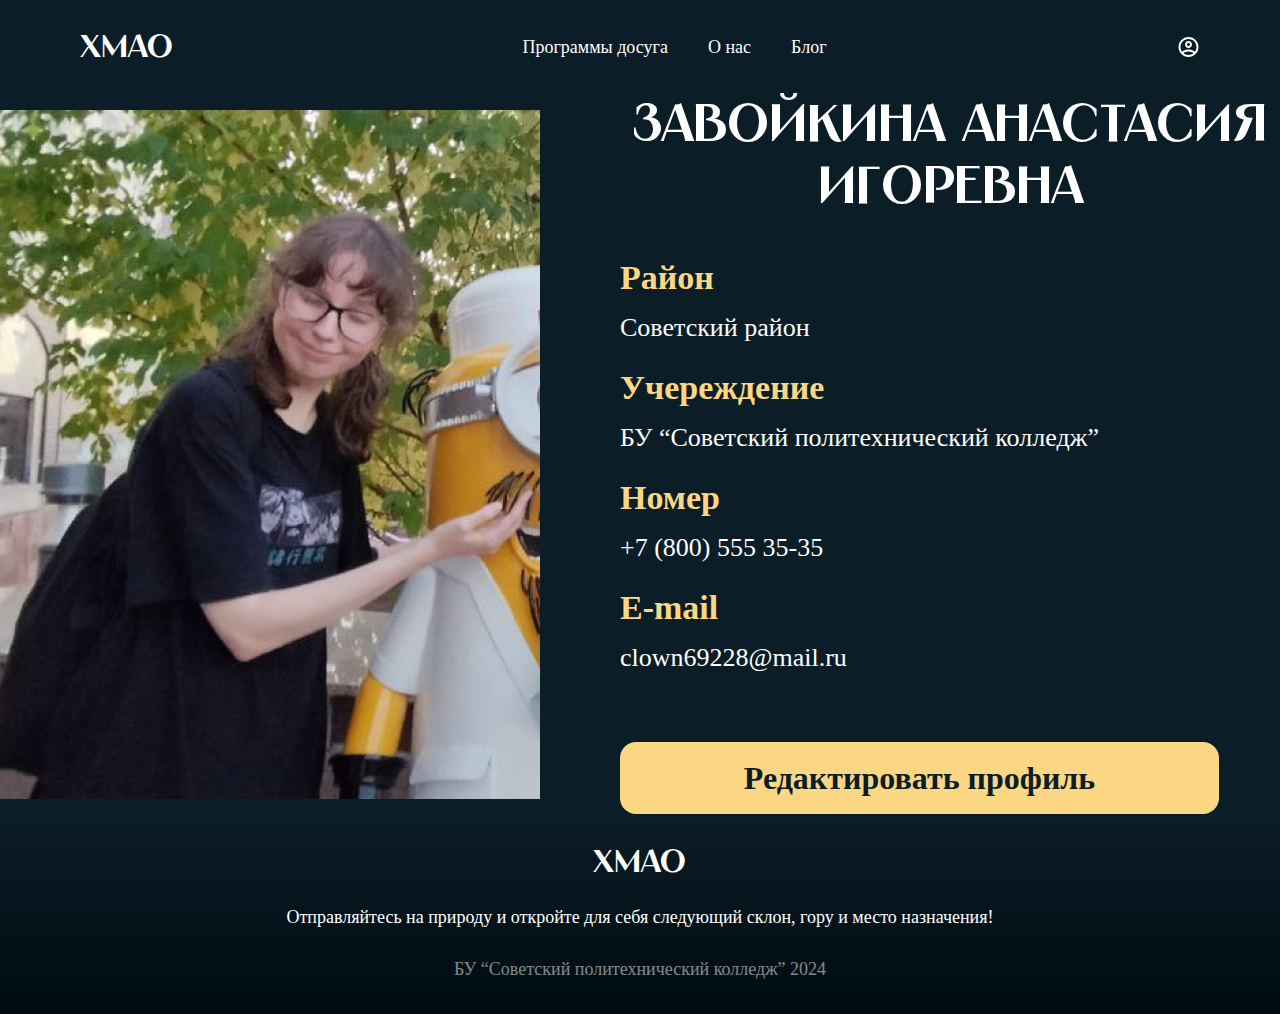
<file: index.html>
<!DOCTYPE html>
<html lang="ru">
<head>
    <meta charset="UTF-8">
    <meta name="viewport" content="width=device-width, initial-scale=1.0">
    <title>Профиль</title>
    <link rel="stylesheet" href="style.css">
</head>
<body>
    <div class="all">
    <header>
        <div class="logo">
            <a href="http://127.0.0.1:5501/">ХМАО</a>
        </div>
        <div class="contentlogo">
            <a href="http://127.0.0.1:5500/index.html">Программы досуга</a>
            <a>О нас</a>
            <a>Блог</a>
        </div>
        <a class="iconcart">
            <img src="cart.svg">
        </a>  
        <input type="checkbox" id="toggle" style="display:none;">
        <label class="menu" for="toggle">
            <img src="burger.svg"> 
        </label>
        <div class="submenu">
            <div class="line" style="background-color: #3E5059;">Профиль</div>
            <div class="line">Программы досуга</div>
            <div class="line">О нас</div>
            <div class="line">Блог</div>
        </div>
    </header>

    <section>
        <img src="image.png" class="image">
        <article>
            <p class="challenge">Завойкина Анастасия Игоревна</p>
            <div class="text">
                <p>Район<br>Советский район</p>
            </div>
            <div class="text">
                <p>Учереждение<br>БУ “Советский политехнический колледж”</p>
            </div>
            <div class="text">
                <p>Номер<br>+7 (800) 555 35-35</p>
            </div>
            <div class="text">
                <p>E-mail<br>clown69228@mail.ru</p>
            </div>
            <a href="settings.html" class="button" >Редактировать профиль</a>
    </article>
    </section>
    <div class="section-tablet">
        <div class="tablet">
            <div class="image"></div>
            <p class="challenge">Завойкина<br> Анастасия<br> Игоревна</p>
        </div>
        <article>
            <div class="buttons">
            <div class="view">
            <div class="text">
                <p>Район<br>Советский район</p>
            </div>
            <div class="text">
                <p>Учереждение<br>БУ “Советский политехнический колледж”</p>
            </div>
            </div>
            <div class="view">
            <div class="text">
                <p>Номер<br>+7 (800) 555 35-35</p>
            </div>
            <div class="text">
                <p>E-mail<br>clown69228@mail.ru</p>
            </div>
        </div>
        </div>
            <a href="settings.html" class="button" >Редактировать профиль</a>
    </article>
    </div>
    <div class="section-mobile">
        <img src="photo.png" class="image">
        <article>
            <p class="challenge">Завойкина Анастасия Игоревна</p>
            <div class="view">
            <div class="text">
                <p>Район<br>Советский район</p>
            </div>
            <div class="text">
                <p>Учереждение<br>БУ “Советский политехнический колледж”</p>
            </div>
            <div class="text">
                <p>Номер<br>+7 (800) 555 35-35</p>
            </div>
            <div class="text">
                <p>E-mail<br>clown69228@mail.ru</p>
            </div>
            
        </div>
        <a href="settings.html" class="button" >Редактировать профиль</a>
        </article>
    </div>

    <footer>
        <div class="footer_gradient"></div>
        <div class="content">  
            <div class="logo">
                <p>ХМАО</p>
            </div>
            <p class="equipment">Отправляйтесь на природу и откройте для себя следующий склон, гору и место назначения!</p>
            <p class="equipment" style="opacity: 50%;">БУ “Советский политехнический колледж” 2024</p>
        </div>
    </footer>
</div>
</body>
</html>
</file>
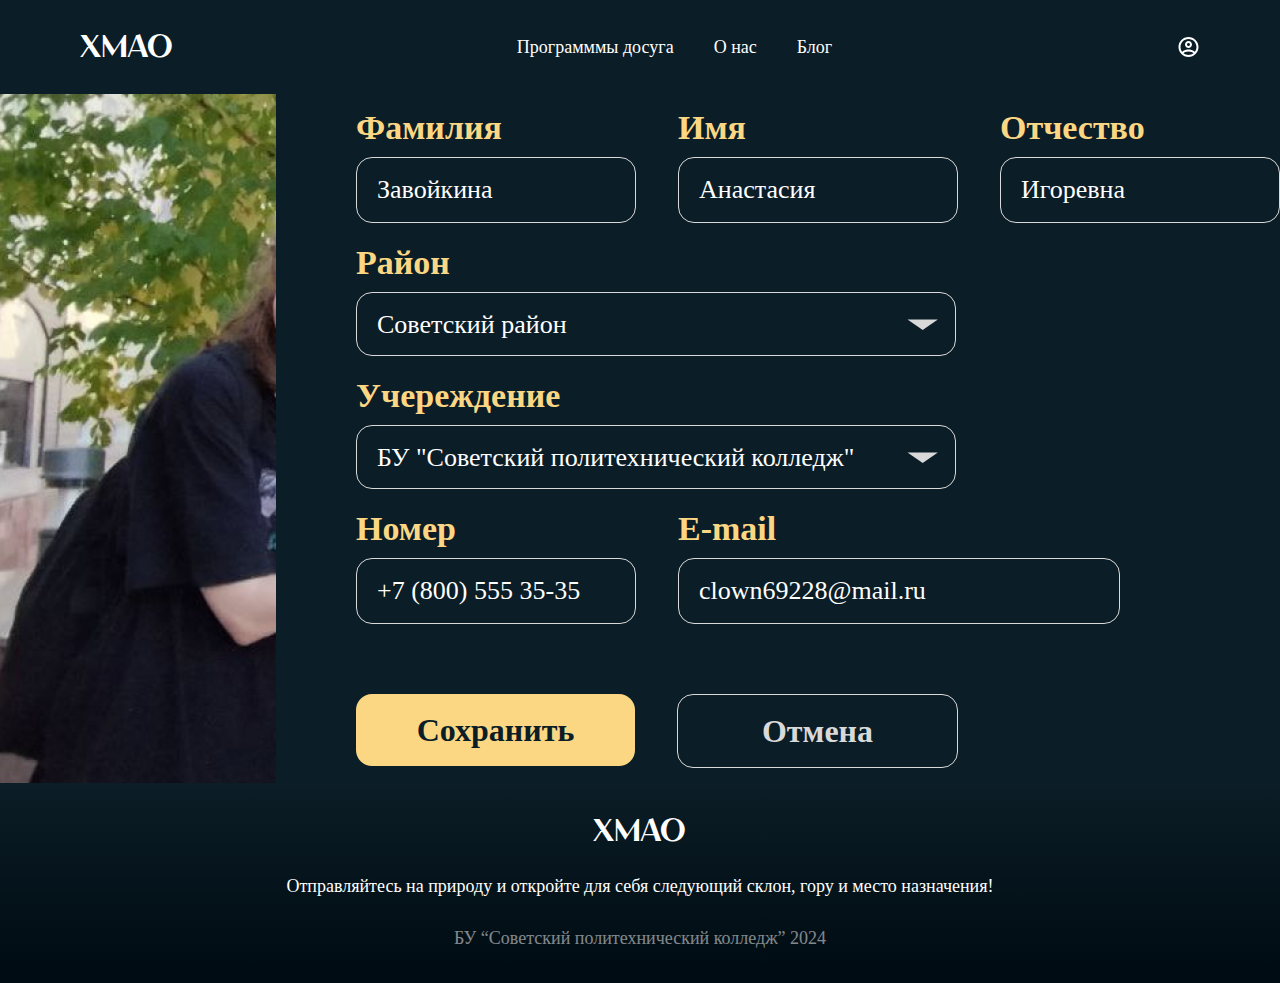
<file: settings.html>
<!DOCTYPE html>
<html lang="ru">
<head>
    <meta charset="UTF-8">
    <meta name="viewport" content="width=device-width, initial-scale=1.0">
    <title>Настройки</title>
    <link rel="stylesheet" href="style.css">
</head>
<body>
    <div class="all">
    <header>
        <div class="logo">
            <a href="http://127.0.0.1:5501/">ХМАО</a>
        </div>
        <div class="contentlogo">
            <a href="http://127.0.0.1:5500/index.html">Программмы досуга</a>
            <a>О нас</a>
            <a>Блог</a>
        </div>
        <a class="iconcart">
            <img src="cart.svg">
        </a> 
        <a href="http://127.0.0.1:5500/index.html" class="menu">
            <img src="burger.svg">
        </a> 
    </header>

    <section>
        <div class="hover"> <img src="image.png" class="image">
            <div icon>
                <img src="Camera.png" class="icon">
            </div>
        </div>
        <article style="gap: 21px;">
            <div class="buttons">
                <div class="lala">
                <label>Фамилия</label>
                <input type="text" placeholder="Завойкина">
                </div><div class="lala">
                <label>Имя</label>
                <input type="text" placeholder="Анастасия">
                </div><div class="lala">
                <label>Отчество</label>
                <input type="text" placeholder="Игоревна">
                </div>
            </div>
            <div class="lala">
            <label>Район</label>
            <select id="options">
                <option value="option1">Советский район</option>
                <option value="option2">Другого не существует</option>
            </select>
            </div>
            <div class="lala">
            <label>Учереждение</label>
            <select id="options">
                <option value="option1">БУ "Советский политехнический колледж"</option>
                <option value="option2">Другого не существует</option>
            </select>
            </div>
            <div class="buttons">
                <div class="lala">
                <label>Номер</label>
                <input type="text" placeholder="+7 (800) 555 35-35">
            </div>
            <div class="lala">
                <label>E-mail</label>
                <input type="email" placeholder="clown69228@mail.ru" style="width: 400px;">
                </div>
            </div>
            <div class="buttons">
                <a href="index.html" class="bsave" >Сохранить</a>
                <a href="index.html" class="bcancel" >Отмена</a>
            </div>
    </article>
    </section>
    <div class="section-tablet">
        <div class="tablet">
            <div class="hover"> <img src="photo.png" class="image">
                <div icon>
                    <img src="Camera.png" class="icon">
                </div>
            </div>
            <div class="buttons" style="flex-direction: column; gap: 21px;">
                <div class="lala">
                <label>Фамилия</label>
                <input type="text" placeholder="Завойкина">
                </div><div class="lala">
                <label>Имя</label>
                <input type="text" placeholder="Анастасия">
                </div><div class="lala">
                <label>Отчество</label>
                <input type="text" placeholder="Игоревна">
                </div>
            </div>
        </div>
        <article style="gap: 21px;">
            
            <div class="lala">
            <label>Район</label>
            <select id="options">
                <option value="option1">Советский район</option>
                <option value="option2">Другого не существует</option>
            </select>
            </div>
            <div class="lala">
            <label>Учереждение</label>
            <select id="options">
                <option value="option1">БУ "Советский политехнический колледж"</option>
                <option value="option2">Другого не существует</option>
            </select>
            </div>
            <div class="buttons">
                <div class="lala">
                <label>Номер</label>
                <input type="text" placeholder="+7 (800) 555 35-35">
            </div>
            <div class="lala">
                <label>E-mail</label>
                <input type="email" placeholder="clown69228@mail.ru">
                </div>
            </div>
            <div class="buttons">
                <a href="index.html" class="bcancel" >Отмена</a>
                <a href="index.html" class="bsave" >Сохранить</a>
                
            </div>
    </article>
    </div><div class="section-mobile">
        <div class="mobile">
            <div class="hover"> <img src="photo.png" class="image">
                <div icon>
                    <img src="Camera.png" class="icon">
                </div>
            </div>
            <div class="buttons" style="flex-direction: column; gap: 21px;">
                <div class="lala">
                <label>Фамилия</label>
                <input type="text" placeholder="Завойкина">
                </div><div class="lala">
                <label>Имя</label>
                <input type="text" placeholder="Анастасия">
                </div><div class="lala">
                <label>Отчество</label>
                <input type="text" placeholder="Игоревна">
                </div>
            </div>
        </div>
        <article style="gap: 21px;">
            
            <div class="lala">
            <label>Район</label>
            <select id="options">
                <option value="option1">Советский район</option>
                <option value="option2">Другого не существует</option>
            </select>
            </div>
            <div class="lala">
            <label>Учереждение</label>
            <select id="options">
                <option value="option1">БУ "Советский политехнический колледж"</option>
                <option value="option2">Другого не существует</option>
            </select>
            </div>
            <div class="buttons">
                <div class="lala">
                <label>Номер</label>
                <input type="text" placeholder="+7 (800) 555 35-35">
            </div>
            <div class="lala">
                <label>E-mail</label>
                <input type="email" placeholder="clown69228@mail.ru">
                </div>
            </div>
            <div class="buttons">
                <a href="index.html" class="bcancel" >Отмена</a>
                <a href="index.html" class="bsave" >Сохранить</a>
                
            </div>
    </article>
    </div>


    
    <footer>
        <div class="footer_gradient"></div>
        <div class="content">  
            <div class="logo">
                <p>ХМАО</p>
            </div>
            <p class="equipment">Отправляйтесь на природу и откройте для себя следующий склон, гору и место назначения!</p>
            <p class="equipment" style="opacity: 50%;">БУ “Советский политехнический колледж” 2024</p>
        </div>
    </footer>
    </div>
</body>
</html>
</file>
<file: style.css>
body {
    margin: 0;
    color: white;
    font-family: gilroy;
    background: #0B1D26;
    text-align: center;
}
@font-face {
    font-family: angst;
    src: url('./AngstVF.ttf') format('opentype');
    font-style: normal;
}

a {
    color: white;
    text-decoration: none;
    cursor: pointer;
    transition: color 0.3s ease;
}

a:hover {
    color: #FBD784;
}

p {
    margin: 0
}

section {
    display: flex;
    align-items: center;
    justify-content: center;
    gap: 80px;
    margin-top: auto;
    margin-bottom: auto;
}

.all {
    display: flex;
    flex-direction: column;
    min-height: 100vh;
}

/* HEADER */

header {

    display: flex;
    justify-content: space-between;
    align-items: center;
    padding: 28px 79.5px;
}

.logo {
    display: flex;
}

.logo p {
    flex-direction: row;
    font-family: angst;
    font-size: 32px;
}

.logo a {
    font-family: angst;
    font-size: 32px;
}

.logo a:hover {
    color: white;
}

.contentlogo {
    justify-content: space-between;
    align-items: center;
    display: flex;

    gap: 40px;
    font-size: 18px;
}

.iconcart {
    width: 24px;
    height: 24px;
}

.iconcart img {
    width: 24px;
    height: 24px;
    object-fit: cover;
}


.challenge {
    font-family: angst;
    font-size: 52px;
    font-style: bold;
    margin-bottom: 25px;
}

article {
    width: 924px;
    display: flex;
    justify-content: flex-start;
    flex-direction: column;
    gap: 10px;
}

.text {
    text-align: left;
    font-size: 26px;
    line-height: 50px;
}

label,
.text::first-line {
    font-size: 34px;
    color: #FBD784;
    font-weight: bold;
}

.hover {
    width: 540px;
    height: 689px;
    object-fit: fill;
    overflow: hidden;
    position: relative;
}

.hover:hover .image {
    filter: blur(5px);
    cursor: pointer;
}

.image {
    background-image: url(image.png);
    width: 540px;
    height: 689px;
}

.icon {
    position: absolute;
    top: 50%;
    left: 50%;
    transform: translate(-50%, -50%);
    opacity: 0;
    z-index: 1;
    transition: opacity 0.3s;
}

.hover:hover .icon {
    opacity: 1;
    cursor: pointer;
}

.button {
    width: 599px;
    height: 72px;
    background-color: #FBD784;
    color: #0B1D26;
    border-radius: 16px;
    font-size: 32px;
    font-weight: bold;
    cursor: pointer;
    border: 0;
    display: flex;
    margin-top: 49px;
    align-items: center;
    justify-content: center;
    transition: backgroung-color 0.3s ease, color 0.3s ease;
}

.button:hover {
    background-color: #fdd070;
    color: #ffffff;
}

.bsave {
    width: 279px;
    height: 72px;
    background-color: #FBD784;
    color: #0B1D26;
    border-radius: 16px;
    font-size: 32px;
    font-weight: bold;
    cursor: pointer;
    border: 0;
    display: flex;
    margin-top: 49px;
    align-items: center;
    justify-content: center;
    transition: backgroung-color 0.3s ease, color 0.3s ease;
}

.bsave:hover {
    background-color: #fdd070;
    color: #ffffff;
}

.bcancel {
    width: 279px;
    height: 72px;
    background-color: none;
    color: #D9D9D9;
    border-radius: 16px;
    font-size: 32px;
    font-weight: bold;
    cursor: pointer;
    border: 1px solid #D9D9D9;
    display: flex;
    margin-top: 49px;
    align-items: center;
    justify-content: center;
    transition: backgroung-color 0.3s ease, color 0.3s ease;
}

.bcancel:hover {
    border: 1px solid #D9D9D9;
    background-color: #D9D9D9;
    color: #0B1D26;
}

.buttons {
    display: flex;
    flex-direction: row;
    gap: 42px;
}


.lala {
    display: flex;
    flex-direction: column;
    justify-content: flex-start;
    text-align: left;
    gap: 10px;
}

input {
    width: 238px;
    height: 24px;
    background-color: transparent;
    color: #D9D9D9;
    border-radius: 16px;
    font-size: 26px;
    padding: 20px;
    cursor: pointer;
    border: 1px solid #D9D9D9;
    display: flex;
    align-items: center;
    outline: none;
    font-family: gilroy;
}

::placeholder {
    color: white;
}

select {
    width: 600px;
    height: 64px;
    background-color: transparent;
    color: white;
    border-radius: 16px;
    font-size: 26px;
    cursor: pointer;
    border: 1px solid #D9D9D9;
    display: flex;
    padding: 0 20px;

    align-items: center;
    outline: none;
    font-family: gilroy;
    appearance: none;
    background: url(Polygon.svg) no-repeat;
    background-position: 550px center;

}

option {
    color: white;
}

/* FOOTER */

footer {
    height: 200px;
    display: flex;
    justify-content: center;
    align-items: center;
}

.content {
    display: flex;
    flex-direction: column;
    align-items: center;
    justify-content: space-between;
    gap: 20px;
}

.equipment {
    display: flex;
    font-size: 18px;
    line-height: 32px;
    text-align: center;
}

.footer_gradient {
    background: linear-gradient(180deg, rgba(11, 29, 38, 0) 0%, #000C13 92.81%);
    position: absolute;
    z-index: -1;
    height: 200px;
    width: 100%;
}

.menu {
    display: none;
}

.submenu {
    display: none;
}

@media screen and (min-width: 901px) {
    .section-tablet {
        display: none;
    }

    .section-mobile {
        display: none;
    }
}

@media screen and (max-width: 900px) and (min-width: 600px) {
    header {
        padding: 24px 32px;
    }

    section {
        display: none;
    }

    .section-mobile {
        display: none;
    }

    .section-tablet {
        margin-top: auto;
        margin-bottom: auto;
    }

    .tablet {
        width: fit-content;
        height: 350px;
        display: flex;
        padding: 0 52px;
        gap: 58px;
        align-items: center;
    }

    .image {
        background-image: url(photo.png);
        width: 350px;
        height: 350px;
    }

    .challenge {
        font-size: 52px;
        text-align: left;
    }

    article {
        width: fit-content;
        align-items: center;
        padding: 0 53px;
    }

    ::placeholder,
    .text {
        font-size: 20px;
    }

    label,
    .text::first-line {
        font-size: 24px;
    }

    .buttons {
        justify-content: space-between;
        gap: 0;
    }

    footer {
        padding: 0 120px;
    }




    .hover {
        width: 318px;
        height: 318px;
        border-radius: 800px;
        object-fit: fill;
    }

    .hover .image {
        background-image: none;
        width: 318px;
        height: 318px;
    }

    .bsave,
    .bcancel {
        width: 340px;
        height: 50px;
        font-size: 22px;

    }

    .buttons {
        gap: 42px;
    }

    input {
        font-size: 20px;
        width: 300px;
        height: 12px;
    }

    select {
        font-size: 20px;
        height: 50px;
        width: 716px;
        background-position: 660px center;
    }
}

@media screen and (max-width: 599px) {
    .section-tablet {
        display: none;
    }

    section {
        display: none;
    }

    .section-mobile {
        display: flex;
        flex-direction: column;
        align-items: center;
        gap: 9px;
        padding: 0 32px;
        position: relative;
    }

    .contentlogo {
        display: none;
    }

    .iconcart {
        display: none;
    }

    .image {
        background-image: url(photo.png);
        width: 212px;
        height: 212px;
        border-radius: 800px;

    }

    header {
        padding: 24px;
    }

    .logo p,
    a {
        font-size: 24px;
    }

    .challenge {
        width: 352px;
        font-size: 30px;
        line-height: 52px;
        margin: 0;
    }

    .text {
        font-size: 16px;
        line-height: 36px;
    }

    .text::first-line {
        font-size: 18px;
    }

    .button {
        font-size: 16px;
        width: 352px;
        height: 37px;
        border-radius: 8px;
        margin: 0;
    }

    article {
        margin: auto;
        max-width: 90vw;
        display: flex;
        justify-content: center;
        align-items: center;
    }

    article p {
        width: 100%;
    }

    footer {
        padding: 0 70px;
    }

    .equipment {
        font-size: 12px;
        line-height: 24px;
    }

    .view {
        display: flex;
        gap: 2px;
        flex-direction: column;
        justify-content: center;
    }

    select {
        font-size: 20px;
        height: 50px;
        width: 90vw;
        background-position: 660px center;
    }

    .menu {
        display: flex;
        background-color: transparent;
        border: 0;
        cursor: pointer;
    }

    .submenu {
        max-height: 0;
        opacity: 0;
        position: absolute;
        background-color: #3E5059;
        width: 200px;
        gap: 1px;
        flex-direction: column;
        right: 0;
        top: 60px;
        overflow: hidden;
        transition: max-height 0.3s ease-in-out, opacity 0.3s ease-in-out;
        visibility: hidden;
    }

    #toggle:checked+.menu+.submenu {
        max-height: 200px;
        opacity: 1;
        visibility: visible;
    }

    #toggle:not(:checked)+.menu+.submenu {
        transition: max-height 0.3s ease-in-out, opacity 0.3s ease-in-out;
        max-height: 0;
        opacity: 0;
        visibility: hidden;
    }


    .line {
        width: 200px;
        height: 50px;
        background-color: #0B1D26;
        font-size: 18px;
        font-weight: bold;
        display: flex;
        justify-content: center;
        align-items: center;
    }

    .line:hover,
    .line:active {
        color: #FBD784;
    }

    input {
        font-size: 20px;
        width: 80vw;
        height: 12px;

    }

    .icon {
        display: none;
    }

    .hover {
        height: 212px;
    }

    .lala {
        width: 90vw;
        margin: auto;
        position: relative;
    }

    .section-mobile article {
        width: 100vw;
    }

    .buttons {
        flex-direction: column;
        gap: 10px;
    }

    .bcancel,
    .bsave {
        width: 80vw;
        margin: auto;
    }
}
</file>
